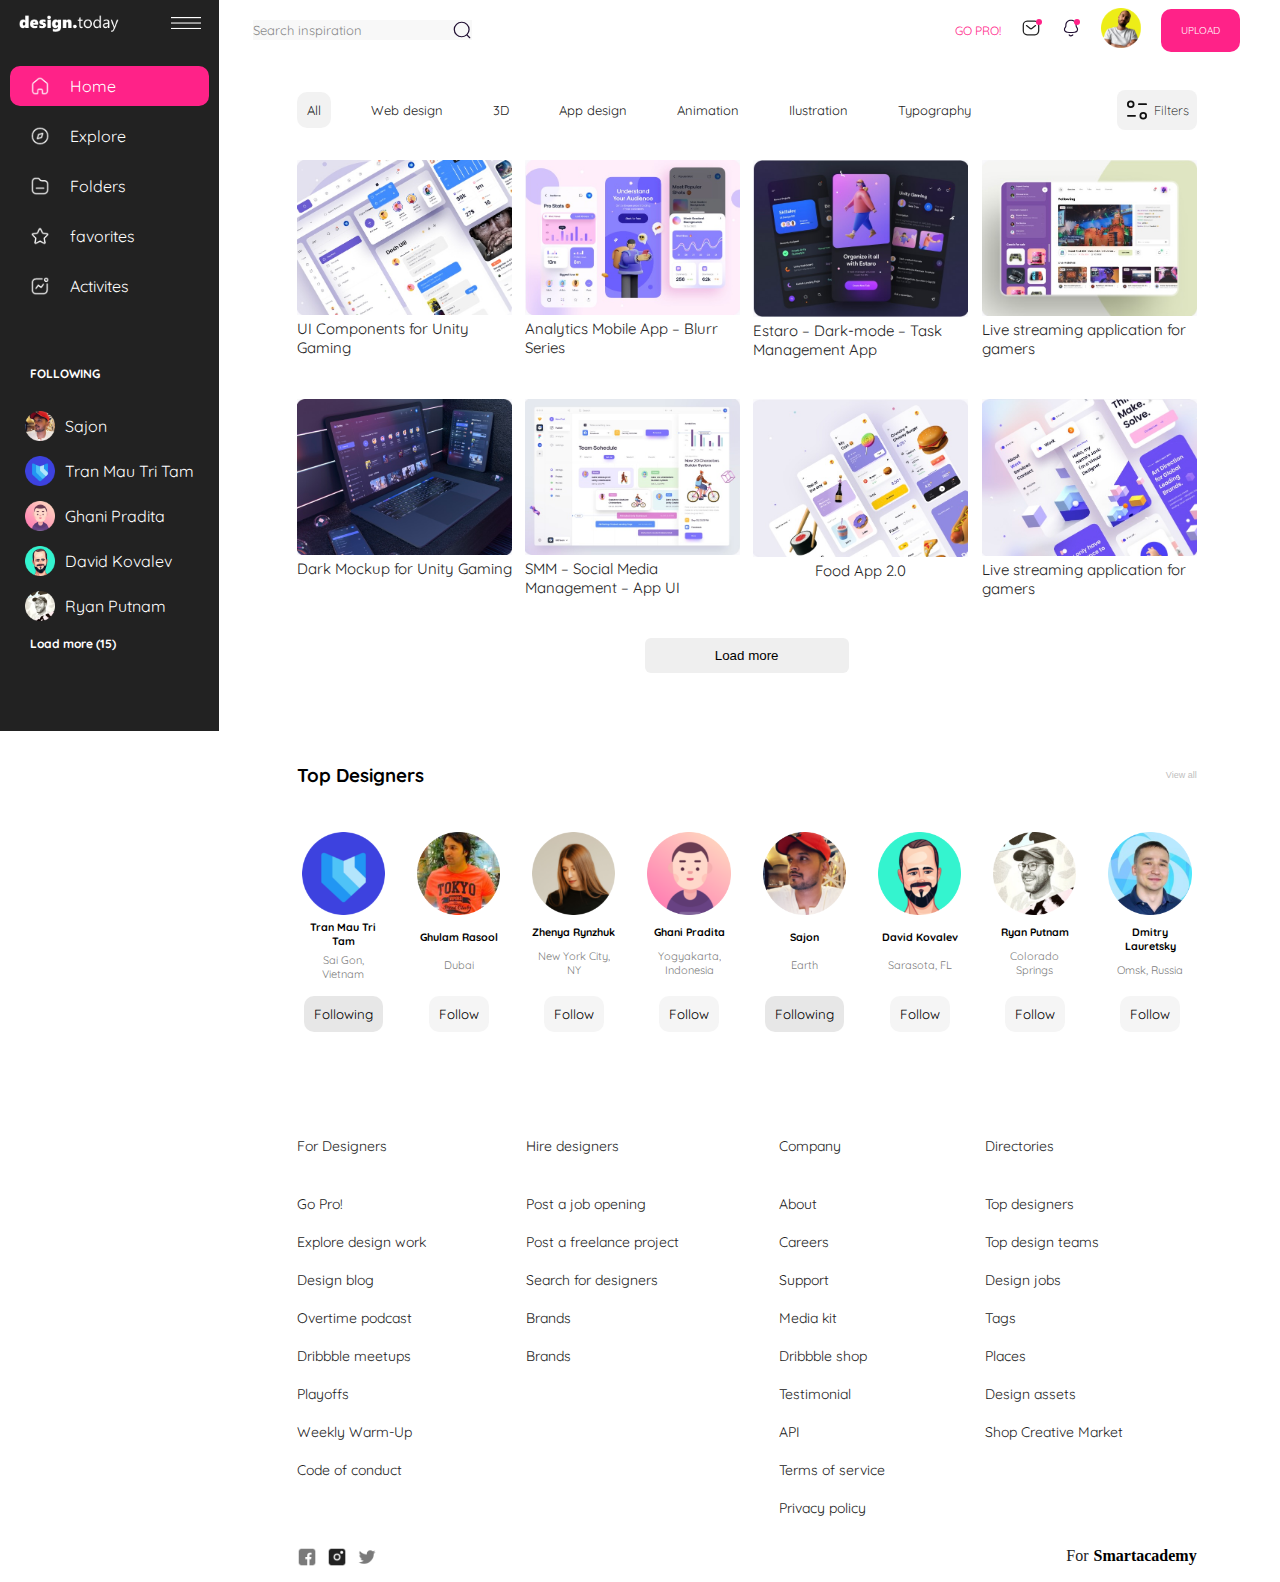
<file: index.html>
<!DOCTYPE html>
<html lang="en">
  <head>
    <meta charset="UTF-8" />
    <meta name="viewport" content="width=device-width, initial-scale=1.0" />
    <title>lesson12</title>
    <meta name="description" content="lesson10" />
    <meta name="keywords" content="contact page" />
    <meta name="author" content="Natia Minasiani" />
    <!-- facebook -->
    <meta property="og:url" content="https://natia-m.github.io/lesson10/" />
    <meta property="og:type" content="contact" />
    <meta property="og:title" content="front end lesson 10" />
    <meta property="og:description" content="this is a contact page" />
    <meta />
    <link rel="stylesheet" href="style.css" />
    <link rel="stylesheet" href="css.media/indexmedia.css" />
  </head>
  <body>
    <div class="container">
      <div class="parent">
        <header class="box item-1">
          <div class="search symbol">
            <p class="header-text">Search inspiration</p>
            <img class="header-1" src="images/img8.svg" alt="finder logo" />
          </div>
          <div class="search">
            <a href="index.html"><div class="mini-text">GO PRO!</div></a>

            <a href="index.html"
              ><img class="header-1 header-2" src="images/img10.svg" alt="logo"
            /></a>
            <div class="dot-1"></div>
            <a href="index.html"
              ><img class="header-1 header-2" src="images/img6.svg" alt="logo"
            /></a>

            <a href="table.html"
              ><img class="header-img" src="images/img4.png" alt="man"
            /></a>
            <div class="dot-2"></div>
            <a href="index.html"
              ><button class="head-button header">UPLOAD</button></a
            >
          </div>
        </header>
        <section class="box item-2">
          <div class="sec-header">
            <div class="parent-nav">
              <nav>
                <ul class="sec-ul">
                  <a href="index.html"><li class="first-li li-1">All</li></a>
                  <a href="index.html"><li class="li-1">Web design</li></a>
                  <a href="index.html"><li class="li-1">3D</li></a>
                  <a href="index.html"><li class="li-1">App design</li></a>
                  <a href="index.html"><li class="li-1">Animation</li></a>
                  <a href="index.html"><li class="li-1">Ilustration</li></a>
                  <a href="index.html"><li class="li-1">Typography</li></a>
                </ul>
              </nav>
            </div>
            <div>
              <button class="sec-butt">
                <img class="button-3" src="images/Group18.svg" alt="icon" />
                <div>Filters</div>
              </button>
            </div>
          </div>
          <div class="section-container">
            <div class="container-box">
              <img class="hover-img" src="images/Component 10 – 1.svg" />
              <img class="hover-2" src="images/Component 6 – 2.svg" />
              <img src="images/ils1.png" alt="ilustracion" />
              <p class="paragraph-1">UI Components for Unity Gaming</p>
            </div>
            <div class="container-box">
              <img class="hover-img" src="images/Component 10 – 1.svg" />
              <img class="hover-2" src="images/Component 6 – 2.svg" />
              <img src="images/ils2.png" alt="ilustracion" />
              <p class="paragraph-1">Analytics Mobile App – Blurr Series</p>
            </div>
            <div class="container-box">
              <img class="hover-img" src="images/Component 10 – 1.svg" />
              <img class="hover-2" src="images/Component 6 – 2.svg" />
              <img src="images/ils3.png" alt="ilustracion" />
              <p class="paragraph-1">
                Estaro – Dark-mode – Task Management App
              </p>
            </div>
            <div class="container-box">
              <img class="hover-img" src="images/Component 10 – 1.svg" />
              <img class="hover-2" src="images/Component 6 – 2.svg" />
              <img src="images/ils4.png" alt="ilustracion" />
              <p class="paragraph-1">Live streaming application for gamers</p>
            </div>
            <div class="container-box">
              <img class="hover-img" src="images/Component 10 – 1.svg" />
              <img class="hover-2" src="images/Component 6 – 2.svg" />
              <img src="images/ils5.png" alt="ilustracion" />
              <p class="paragraph-1">Dark Mockup for Unity Gaming</p>
            </div>
            <div class="container-box">
              <img class="hover-img" src="images/Component 10 – 1.svg" />
              <img class="hover-2" src="images/Component 6 – 2.svg" />
              <img src="images/ils6.png" alt="ilustracion" />
              <p class="paragraph-1">SMM – Social Media Management – App UI</p>
            </div>
            <div class="container-box">
              <img class="hover-img" src="images/Component 10 – 1.svg" />
              <img class="hover-2" src="images/Component 6 – 2.svg" />
              <img src="images/ils7.png" alt="ilustracion" />
              <p class="paragraph-1">Food App 2.0</p>
            </div>
            <div class="container-box">
              <img class="hover-img" src="images/Component 10 – 1.svg" />
              <img class="hover-2" src="images/Component 6 – 2.svg" />
              <img src="images/ils8.png" alt="ilustracion" />
              <p class="paragraph-1">Live streaming application for gamers</p>
            </div>
          </div>
          <div>
            <a href="index.html"
              ><button class="load-butt">Load more</button></a
            >
          </div>
        </section>
        <aside class="box item-3">
          <div class="symb">
            <a href="index.html"
              ><img class="first-logo" src="images/img1.png" alt="logo"
            /></a>
            <img class="logos" src="images/img2.png" alt="logo lines" />
          </div>
          <nav class="navb">
            <lu>
              <li>
                <div class="nav-div aside-1">
                  <img
                    class="nav-logos"
                    src="images/com3.png"
                    alt="home logo"
                  />
                  <a class="aside-nav" href="index.html">Home</a>
                </div>
                <div class="nav-div">
                  <img
                    class="nav-logos"
                    src="images/com1.png"
                    alt="home logo"
                  />
                  <a class="aside-nav" href="index.html">Explore</a>
                </div>
                <div class="nav-div">
                  <img
                    class="nav-logos"
                    src="images/com2.png"
                    alt="home logo"
                  />
                  <a class="aside-nav" href="index.html">Folders</a>
                </div>
                <div class="nav-div">
                  <img
                    class="nav-logos"
                    src="images/com5.png"
                    alt="home logo"
                  />
                  <a class="aside-nav" href="index.html">favorites</a>
                </div>
                <div class="nav-div">
                  <img
                    class="nav-logos"
                    src="images/com4.png"
                    alt="home logo"
                  />
                  <a class="aside-nav" href="index.html">Activites</a>
                </div>
              </li>
            </lu>
          </nav>
          <div>
            <h5>FOLLOWING</h5>
            <div class="aside-div1">
              <div class="aside-pic">
                <img class="list-pic" src="images/rec1.png" alt="logo" />
                <p class="aside-p">Sajon</p>
              </div>
              <div class="aside-pic">
                <img class="list-pic" src="images/rec2.png" alt="logo" />
                <p class="aside-p">Tran Mau Tri Tam</p>
              </div>
              <div class="aside-pic">
                <img class="list-pic" src="images/rec3.png" alt="logo" />
                <p class="aside-p">Ghani Pradita</p>
              </div>
              <div class="aside-pic">
                <img class="list-pic" src="images/rec4.png" alt="logo" />
                <p class="aside-p">David Kovalev</p>
              </div>
              <div class="aside-pic">
                <img class="list-pic" src="images/rec5.png" alt="logo" />
                <p class="aside-p">Ryan Putnam</p>
              </div>
              <h5 class="more-b">Load more (15)</h5>
            </div>
          </div>
        </aside>
        <section class="box item-4">
          <div class="designers-header">
            <h3>Top Designers</h3>
            <button class="desig-butt">View all</button>
          </div>
          <div class="designers-parent">
            <div class="designers">
              <img src="images/des1.png" alt="portrait" />
              <h6>Tran Mau Tri Tam</h6>
              <p class="cities">Sai Gon, Vietnam</p>
              <a href="index.html">
                <button class="foll-butt following">Following</button></a
              >
            </div>
            <div class="designers">
              <img src="images/des2.png" alt="portrait" />
              <h6>Ghulam Rasool</h6>
              <p class="cities">Dubai</p>
              <a href="index.html">
                <button class="foll-butt">Follow</button></a
              >
            </div>
            <div class="designers">
              <img src="images/des3.png" alt="portrait" />
              <h6>Zhenya Rynzhuk</h6>
              <p class="cities">New York City, NY</p>
              <a href="index.html">
                <button class="foll-butt">Follow</button></a
              >
            </div>
            <div class="designers">
              <img src="images/des4.png" alt="portrait" />
              <h6>Ghani Pradita</h6>
              <p class="cities">Yogyakarta, Indonesia</p>
              <a href="index.html">
                <button class="foll-butt">Follow</button></a
              >
            </div>
            <div class="designers">
              <img src="images/des5.png" alt="portrait" />
              <h6>Sajon</h6>
              <p class="cities">Earth</p>
              <a href="index.html"
                ><button class="foll-butt following">Following</button></a
              >
            </div>
            <div class="designers">
              <img src="images/des6.png" alt="portrait" />
              <h6>David Kovalev</h6>
              <p class="cities">Sarasota, FL</p>
              <a href="index.html">
                <button class="foll-butt">Follow</button></a
              >
            </div>
            <div class="designers">
              <img src="images/des7.png" alt="portrait" />
              <h6>Ryan Putnam</h6>
              <p class="cities">Colorado Springs</p>
              <a href="index.html"><button class="foll-butt">Follow</button></a>
            </div>
            <div class="designers">
              <img src="images/des8.png" alt="portrait" />
              <h6>Dmitry Lauretsky</h6>
              <p class="cities">Omsk, Russia</p>
              <a href="index.html"><button class="foll-butt">Follow</button></a>
            </div>
          </div>
        </section>
        <footer class="box item-5">
          <div class="footer-listing">
            <div class="foo-list">
              <a href="index.html"><li class="frs">For Designers</li></a>
              <a href="index.html"><li>Go Pro!</li></a>
              <a href="index.html"><li>Explore design work</li></a>
              <a href="index.html"><li>Design blog</li></a>
              <a href="index.html"><li>Overtime podcast</li></a>
              <a href="index.html"><li>Dribbble meetups</li></a>
              <a href="index.html"><li>Playoffs</li></a>
              <a href="index.html"><li>Weekly Warm-Up</li></a>
              <a href="index.html"><li>Code of conduct</li></a>
            </div>
            <div class="foo-list">
              <a href="index.html"><li class="frs">Hire designers</li></a>
              <a href="index.html"><li>Post a job opening</li></a>
              <a href="index.html"><li>Post a freelance project</li></a>
              <a href="index.html"><li>Search for designers</li></a>
              <a href="index.html"><li>Brands</li></a>
              <a href="index.html"><li>Brands</li></a>
            </div>
            <div class="foo-list">
              <a href="index.html"><li class="frs">Company</li></a>
              <a href="index.html"><li>About</li></a>
              <a href="index.html"><li>Careers</li></a>
              <a href="index.html"><li>Support</li></a>
              <a href="index.html"><li>Media kit</li></a>
              <a href="index.html"><li>Dribbble shop</li></a>
              <a href="index.html"><li>Testimonial</li></a>
              <a href="index.html"><li>API</li></a>
              <a href="index.html"><li>Terms of service</li></a>
              <a href="index.html"><li>Privacy policy</li></a>
            </div>
            <div class="foo-list last-list">
              <a href="index.html"><li class="frs">Directories</li></a>
              <a href="index.html"><li>Top designers</li></a>
              <a href="index.html"><li>Top design teams</li></a>
              <a href="index.html"><li>Design jobs</li></a>
              <a href="index.html"><li>Tags</li></a>
              <a href="index.html"><li>Places</li></a>
              <a href="index.html"><li>Design assets</li></a>
              <a href="index.html"><li>Shop Creative Market</li></a>
            </div>
          </div>
          <div class="icons">
            <div class="icons-2">
              <img src="images/icon1.png" alt="facebook-icon" />
              <img src="images/icon2.png" alt="imstagram icon" />
              <img src="images/icon3.png" alt="twitter icon" />
            </div>

            <div class="smart">
              <div class="academy">For</div>
              <div>Smartacademy</div>
            </div>
          </div>
        </footer>
      </div>
    </div>
  </body>
</html>
</file>
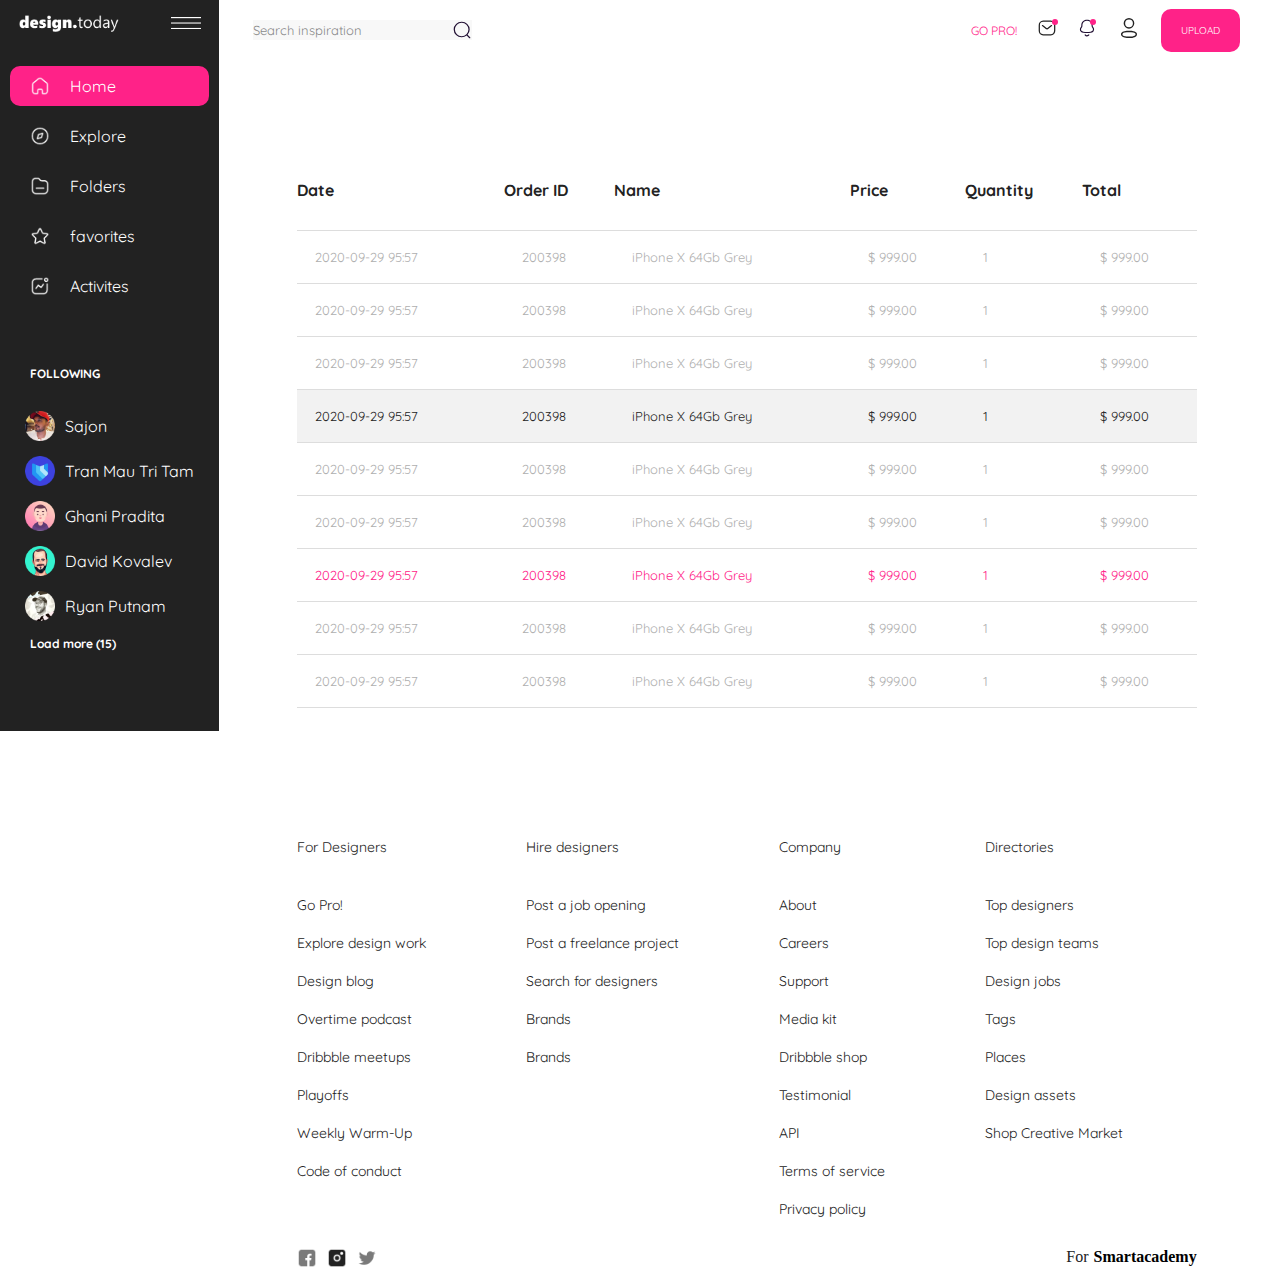
<file: table.html>
<!DOCTYPE html>
<html lang="en">
  <head>
    <meta charset="UTF-8" />
    <meta name="viewport" content="width=device-width, initial-scale=1.0" />
    <title>lesson12</title>
    <link rel="stylesheet" href="table.css" />
    <link rel="stylesheet" href="css.media/tablemedia.css" />
  </head>
  <body>
    <div class="container">
      <div class="parent">
        <header class="box item-1">
          <div class="search symbol">
            <p class="header-text">Search inspiration</p>
            <img class="header-1" src="images/img8.svg" alt="finder logo" />
          </div>
          <div class="search">
            <a href="index.html"><div class="mini-text">GO PRO!</div></a>
            <a href="index.html"
              ><img class="header-1 header-2" src="images/img10.svg" alt="logo"
            /></a>
            <a href="index.html"
              ><img class="header-1 header-2" src="images/img6.svg" alt="logo"
            /></a>
            <div class="dot-1"></div>
            <a href="table.html"
              ><img class="header-img" src="images/table.logo.svg" alt="man"
            /></a>
            <div class="dot-2"></div>
            <a href="index.html"><button class="head-button">UPLOAD</button></a>
          </div>
        </header>
        <section class="box item-2">
          <table>
            <tr>
              <th>Date</th>
              <th>Order ID</th>
              <th>Name</th>
              <th>Price</th>
              <th>Quantity</th>
              <th>Total</th>
            </tr>
            <tr class="tr-2">
              <td>2020-09-29 95:57</td>
              <td>200398</td>
              <td>iPhone X 64Gb Grey</td>
              <td>$ 999.00</td>
              <td>1</td>
              <td>$ 999.00</td>
            </tr>
            <tr class="tr-2">
              <td>2020-09-29 95:57</td>
              <td>200398</td>
              <td>iPhone X 64Gb Grey</td>
              <td>$ 999.00</td>
              <td>1</td>
              <td>$ 999.00</td>
            </tr>
            <tr class="tr-2">
              <td>2020-09-29 95:57</td>
              <td>200398</td>
              <td>iPhone X 64Gb Grey</td>
              <td>$ 999.00</td>
              <td>1</td>
              <td>$ 999.00</td>
            </tr>
            <tr class="tr-4">
              <td>2020-09-29 95:57</td>
              <td>200398</td>
              <td>iPhone X 64Gb Grey</td>
              <td>$ 999.00</td>
              <td>1</td>
              <td>$ 999.00</td>
            </tr>
            <tr class="tr-2">
              <td>2020-09-29 95:57</td>
              <td>200398</td>
              <td>iPhone X 64Gb Grey</td>
              <td>$ 999.00</td>
              <td>1</td>
              <td>$ 999.00</td>
            </tr>
            <tr class="tr-2">
              <td>2020-09-29 95:57</td>
              <td>200398</td>
              <td>iPhone X 64Gb Grey</td>
              <td>$ 999.00</td>
              <td>1</td>
              <td>$ 999.00</td>
            </tr>
            <tr class="tr-7">
              <td>2020-09-29 95:57</td>
              <td>200398</td>
              <td>iPhone X 64Gb Grey</td>
              <td>$ 999.00</td>
              <td>1</td>
              <td>$ 999.00</td>
            </tr>
            <tr class="tr-2">
              <td>2020-09-29 95:57</td>
              <td>200398</td>
              <td>iPhone X 64Gb Grey</td>
              <td>$ 999.00</td>
              <td>1</td>
              <td>$ 999.00</td>
            </tr>
            <tr class="tr-2">
              <td>2020-09-29 95:57</td>
              <td>200398</td>
              <td>iPhone X 64Gb Grey</td>
              <td>$ 999.00</td>
              <td>1</td>
              <td>$ 999.00</td>
            </tr>
          </table>
        </section>
        <aside class="box item-3">
          <div class="symb">
            <a href="index.html"
              ><img class="first-logo" src="images/img1.png" alt="logo"
            /></a>
            <img class="logos" src="images/img2.png" alt="logo lines" />
          </div>
          <nav class="navb">
            <lu>
              <li>
                <div class="nav-div aside-1">
                  <img
                    class="nav-logos"
                    src="images/com3.png"
                    alt="home logo"
                  />
                  <a class="aside-nav" href="index.html">Home</a>
                </div>
                <div class="nav-div">
                  <img
                    class="nav-logos"
                    src="images/com1.png"
                    alt="home logo"
                  />
                  <a class="aside-nav" href="index.html">Explore</a>
                </div>
                <div class="nav-div">
                  <img
                    class="nav-logos"
                    src="images/com2.png"
                    alt="home logo"
                  />
                  <a class="aside-nav" href="index.html">Folders</a>
                </div>
                <div class="nav-div">
                  <img
                    class="nav-logos"
                    src="images/com5.png"
                    alt="home logo"
                  />
                  <a class="aside-nav" href="index.html">favorites</a>
                </div>
                <div class="nav-div">
                  <img
                    class="nav-logos"
                    src="images/com4.png"
                    alt="home logo"
                  />
                  <a class="aside-nav" href="index.html">Activites</a>
                </div>
              </li>
            </lu>
          </nav>
          <div>
            <h5>FOLLOWING</h5>
            <div class="aside-div1">
              <div class="aside-pic">
                <img class="list-pic" src="images/rec1.png" alt="logo" />
                <p class="aside-p">Sajon</p>
              </div>
              <div class="aside-pic">
                <img class="list-pic" src="images/rec2.png" alt="logo" />
                <p class="aside-p">Tran Mau Tri Tam</p>
              </div>
              <div class="aside-pic">
                <img class="list-pic" src="images/rec3.png" alt="logo" />
                <p class="aside-p">Ghani Pradita</p>
              </div>
              <div class="aside-pic">
                <img class="list-pic" src="images/rec4.png" alt="logo" />
                <p class="aside-p">David Kovalev</p>
              </div>
              <div class="aside-pic">
                <img class="list-pic" src="images/rec5.png" alt="logo" />
                <p class="aside-p">Ryan Putnam</p>
              </div>
              <h5 class="more-b">Load more (15)</h5>
            </div>
          </div>
        </aside>
        <footer class="box item-4">
          <div class="footer-listing">
            <div class="foo-list">
              <a href="index.html"><li class="frs">For Designers</li></a>
              <a href="index.html"><li>Go Pro!</li></a>
              <a href="index.html"><li>Explore design work</li></a>
              <a href="index.html"><li>Design blog</li></a>
              <a href="index.html"><li>Overtime podcast</li></a>
              <a href="index.html"><li>Dribbble meetups</li></a>
              <a href="index.html"><li>Playoffs</li></a>
              <a href="index.html"><li>Weekly Warm-Up</li></a>
              <a href="index.html"><li>Code of conduct</li></a>
            </div>
            <div class="foo-list">
              <a href="index.html"><li class="frs">Hire designers</li></a>
              <a href="index.html"><li>Post a job opening</li></a>
              <a href="index.html"><li>Post a freelance project</li></a>
              <a href="index.html"><li>Search for designers</li></a>
              <a href="index.html"><li>Brands</li></a>
              <a href="index.html"><li>Brands</li></a>
            </div>
            <div class="foo-list">
              <a href="index.html"><li class="frs">Company</li></a>
              <a href="index.html"><li>About</li></a>
              <a href="index.html"><li>Careers</li></a>
              <a href="index.html"><li>Support</li></a>
              <a href="index.html"><li>Media kit</li></a>
              <a href="index.html"><li>Dribbble shop</li></a>
              <a href="index.html"><li>Testimonial</li></a>
              <a href="index.html"><li>API</li></a>
              <a href="index.html"><li>Terms of service</li></a>
              <a href="index.html"><li>Privacy policy</li></a>
            </div>
            <div class="foo-list last-list">
              <a href="index.html"><li class="frs">Directories</li></a>
              <a href="index.html"><li>Top designers</li></a>
              <a href="index.html"><li>Top design teams</li></a>
              <a href="index.html"><li>Design jobs</li></a>
              <a href="index.html"><li>Tags</li></a>
              <a href="index.html"><li>Places</li></a>
              <a href="index.html"><li>Design assets</li></a>
              <a href="index.html"><li>Shop Creative Market</li></a>
            </div>
          </div>
          <div class="icons">
            <div class="icons-2">
              <img src="images/icon1.png" alt="facebook-icon" />
              <img src="images/icon2.png" alt="imstagram icon" />
              <img src="images/icon3.png" alt="twitter icon" />
            </div>

            <div class="smart">
              <div class="academy">For</div>
              <div>Smartacademy</div>
            </div>
          </div>
        </footer>
      </div>
    </div>
  </body>
</html>
</file>
<file: style.css>
@import url("https://fonts.googleapis.com/css2?family=Comfortaa:wght@300..700&family=Quicksand:wght@300..700&family=Sen:wght@400..800&display=swap");
* {
  box-sizing: border-box;
  padding: 0;
  margin: 0;
}
img {
  width: 100%;
}
.parent {
  display: grid;
  grid-template-columns: 1fr 1fr 1fr 1fr 1fr 1fr;
  grid-template-areas:
    "aside header header header header header "
    "aside section section section section section "
    ". design design design design design"
    " . footer footer footer footer footer";
}
.item-1 {
  grid-area: header;
}
.item-2 {
  grid-area: section;
}
.item-3 {
  grid-area: aside;
}
.item-4 {
  grid-area: design;
}
.item-5 {
  grid-area: footer;
}
/* header styles */
header {
  display: flex;
  justify-content: space-between;
  padding-left: 40px;
  padding-right: 40px;
  justify-items: center;
  align-items: center;
  height: 60px;
  font-family: "Quicksand", serif;
  font-optical-sizing: auto;
  font-weight: <weight>;
  font-style: normal;
}
.header-img {
  max-width: 40px;
}
.search {
  display: flex;
  gap: 20px;
  align-items: center;
}
.symbol {
  gap: 90px;
  background-color: #f8f8f8;
}
.header-text {
  font-size: 13px;
  color: #111111;
  opacity: 50%;
}
.header-1 {
  max-width: 20px;
}
.mini-text {
  font-size: 12px;
  color: #ff2288;
}
.head-button {
  border: unset;
  background-color: #ff2288;
  padding: 15px 20px;
  border-radius: 10px;
  color: white;
  font-size: x-small;
  font-family: "Quicksand", serif;
  font-optical-sizing: auto;
  font-weight: <weight>;
  font-style: normal;
  cursor: pointer;
}
.dot-1 {
  width: 6px;
  height: 6px;
  background-color: #ff2288;
  position: absolute;
  border-radius: 100%;
  margin-left: 81px;
  margin-bottom: 16px;
}
.dot-2 {
  width: 6px;
  height: 6px;
  background-color: #ff2288;
  position: absolute;
  border-radius: 100%;
  margin-left: 119px;
  margin-bottom: 16px;
}

/* aside styles */
.aside-1 {
  background-color: #ff2288;
}
aside {
  max-width: 100%;
  background-color: #222222;
  color: white;
  position: fixed;
}
.logos {
  max-width: 30px;
}
.first-logo {
  max-width: 100px;
}
.symb {
  max-height: 30px;
  display: flex;
  justify-content: space-around;
  align-items: center;
  justify-items: center;
  gap: 15px;
  margin-top: 10px;
}
.nav-logos {
  max-width: 20px;
}
.nav-div {
  max-height: 30px;
  display: flex;
  align-items: center;
  margin: 10px;
  margin-left: 10px;
  padding: 20px;
  gap: 20px;
  border-radius: 10px;
}
.navb {
  margin-top: 30px;
  margin-bottom: 60px;
  font-family: "Quicksand", serif;
  font-optical-sizing: auto;
  font-weight: <weight>;
  font-style: normal;
}
.aside-nav {
  color: white;
  text-decoration: none;
}
::marker {
  color: #222222;
}
.aside-pic {
  display: flex;
  align-items: center;
  gap: 10px;
  padding: 0px 10px;
  margin: 15px;
  margin-top: 15px;
}
.aside-div1 {
  width: 100%;
  margin-bottom: 80px;
}
h5 {
  font-size: 12px;
  margin-top: 10px;
  margin-bottom: 30px;
  margin-left: 30px;
  font-family: "Quicksand", serif;
  font-optical-sizing: auto;
  font-weight: <weight>;
  font-style: normal;
}
.aside-p {
  font-family: "Quicksand", serif;
  font-optical-sizing: auto;
  font-weight: <weight>;
  font-style: normal;
}
.nav-div:hover {
  background-color: #ff2288;
}
/* first section styles */
.li-1:hover {
  background-color: #f2f2f2;
}
.li-1 {
  border-radius: 10px;
}

.list-pic {
  max-width: 30px;
  width: 100%;
}
.item-2 {
  max-width: 900px;
  width: 100%;
  margin: 30px auto;
}
.sec-header {
  max-width: 900px;
  width: 100%;
  display: flex;
  justify-content: space-between;
  align-items: center;
  justify-items: center;
  font-family: "Quicksand", serif;
  font-optical-sizing: auto;
  font-weight: <weight>;
  font-style: normal;
}
.sec-ul {
  list-style: none;
  display: flex;
  font-size: 13px;
  gap: 30px;
}
.sec-ul li {
  color: #222222;
  padding: 10px;
}
.sec-butt {
  display: flex;
  align-items: center;
  justify-items: center;
  gap: 5px;
  padding: 8px;
  border: none;
  background-color: #f2f2f2;
  border-radius: 8px;
  border-width: 0.5px;
  font-size: 13px;
  font-weight: 100;
  font-family: "Quicksand", serif;
  font-optical-sizing: auto;
  font-weight: <weight>;
  font-style: normal;
}
.first-li {
  background-color: #f2f2f2;
  border-radius: 10px;
}
.section-container {
  max-width: 900px;
  width: 100%;
  display: flex;
  flex-wrap: wrap;
  justify-content: space-between;
  margin: auto;
  row-gap: 40px;
  padding-top: 30px;
  font-size: 15px;
  font-family: "Quicksand", serif;
  font-optical-sizing: auto;
  font-weight: <weight>;
  font-style: normal;
}
.container-box {
  max-width: 215px;
  width: 100%;
  justify-items: center;
}
.sec-1 {
  display: flex;
  text-decoration-line: none;
  color: #222222;
  background-color: #f2f2f2;
}
.paragraph-1 {
  margin: auto;
  color: #222222;
}
.load-butt {
  display: flex;
  justify-content: center;
  margin-left: auto;
  margin-right: auto;
  margin-top: 40px;
  border: none;
  border-radius: 6px;
  padding: 10px 70px;
  cursor: pointer;
}
a {
  text-decoration: none;
}
.hover-img {
  position: absolute;
  background-color: white;
  width: 30px;
  padding: 5px;
  margin: 10px;
  border-radius: 10px;
  opacity: 0%;
}
.hover-2 {
  position: absolute;
  background-color: white;
  width: 30px;
  padding: 5px;
  margin-top: 50px;
  margin-left: 10px;
  border-radius: 10px;
  opacity: 0%;
}
.container-box:hover .hover-2 {
  opacity: 100%;
}
.container-box:hover .hover-img {
  opacity: 100%;
}
/* third section styles */
.item-4 {
  max-width: 900px;
  margin: auto;
  padding-top: 60px;
}
.designers-parent {
  width: 100%;
  display: flex;
  margin: auto;
  gap: 22px;
}
.designers-header {
  display: flex;
  justify-content: space-between;
  margin-bottom: 40px;
  font-family: "Quicksand", serif;
  font-optical-sizing: auto;
  font-weight: <weight>;
  font-style: normal;
}
.designers {
  max-width: 100px;
  width: 100%;
  text-align: center;
  display: flex;
  flex-direction: column;
  justify-content: space-between;
  row-gap: 5px;
  padding: 5px;
  font-family: "Quicksand", serif;
  font-optical-sizing: auto;
  font-weight: <weight>;
  font-style: normal;
}
.desig-butt {
  color: #c0bebe;
  font-size: 9px;
  background-color: white;
  border: none;
}
.foll-butt {
  margin-top: 10px;
  padding: 10px;
  border: none;
  border-radius: 10px;
  background-color: #f5f5f5;
  margin-bottom: 0px;
  font-family: "Quicksand", serif;
  font-optical-sizing: auto;
  font-weight: <weight>;
  font-style: normal;
  cursor: pointer;
}
.foll-butt:hover {
  background-color: #c0bebe;
}
.cities {
  font-size: 11px;
  color: #222222;
  opacity: 60%;
}
/* footer styles */
.footer-listing {
  display: flex;
  max-width: 900px;
  gap: 100px;
  margin: auto;
  padding-top: 100px;
  font-size: 14px;
  font-family: "Quicksand", serif;
  font-optical-sizing: auto;
  font-weight: <weight>;
  font-style: normal;
}
.foo-list {
  display: flex;
  flex-direction: column;
  gap: 20px;
  list-style: none;
  padding-bottom: 30px;
}
li {
  color: #222222;
}
.frs {
  padding-bottom: 20px;
}
.icons {
  max-width: 900px;
  margin: auto;
  display: flex;
  justify-content: space-between;
  padding-bottom: 15px;
}
.icons-2 {
  max-width: 20px;
  display: flex;
  gap: 10px;
}
.smart {
  display: flex;
  gap: 5px;
  font-weight: bolder;
}
.academy {
  font-weight: 100;
  color: #222222;
}
.following {
  background-color: #e7e7e7;
}
</file>
<file: css.media/indexmedia.css>
@media (max-width: 1024px) and (min-width: 768px) {
  * {
    box-sizing: border-box;
    padding: 0;
    margin: 0;
  }
  .parent {
    display: grid;
    grid-template-columns: 1fr 1fr 1fr 1fr 1fr 1fr;
    grid-template-areas:
      "aside header header header header header "
      "aside section section section section section "
      "aside design design design design design"
      "aside footer footer footer footer footer";
  }
  .dot-1,
  .dot-2 {
    display: none;
  }
  .container {
    margin-right: 30px;
  }
  .item-3 {
    height: 100%;
    width: 100px;
  }
  img {
    width: 100%;
  }
  .parent {
    max-width: 1024px;
    width: 100%;
  }

  header,
  .item-2,
  .item-4,
  .item-5 {
    max-width: 1024px;
    padding: unset;
    margin: unset;
  }
  .sec-ul {
    gap: unset;
    font-size: 10px;
  }
  .head-button {
    padding: 10px 15px;
    font-size: 10px;
  }
  .header-img {
    max-width: 30px;
  }
  .mini-text {
    font-size: 10px;
  }
  .sec-butt {
    padding: 5px;
    font-size: 10px;
  }
  .navb {
    margin-top: 0px;
    margin-bottom: 50px;
  }
  .section-container {
    display: flex;
    justify-content: center;
    gap: 40px;
  }
  .container-box {
    max-width: 200px;
    width: 100%;
    margin: unset;
    padding: unset;
  }

  .aside-nav,
  .aside-p {
    display: none;
  }
  .aside-pic {
    max-width: 60px;
    padding: 0;
    margin-left: 30px;
  }
  .list-pic {
    margin-top: 5px;
    max-width: 30px;
  }
  .nav-logos {
    max-width: 25px;
    width: 100%;
    margin-top: 10px;
  }
  .nav-div {
    margin-top: 0px;
  }
  h5 {
    font-size: 8px;
    margin-left: 20px;
    margin-bottom: 20px;
  }
  .symb {
    max-width: 60px;
    margin: auto;
    padding-top: 20px;
  }
  .logos {
    display: none;
  }
  h6 {
    font-size: 10px;
  }
  .foll-butt {
    padding: 4px;
    font-size: 10px;
  }
  .footer-listing {
    font-size: 8px;
  }
  .foo-list {
    gap: 10px;
  }
  .academy,
  .smart {
    font-size: 8px;
  }
  .icons-2 {
    max-width: 12px;
    gap: 5px;
  }
  .sec-header {
    margin-top: 40px;
    margin-bottom: 10px;
  }
  .designers-header {
    margin-top: 40px;
  }
  .button-3 {
    max-width: 10px;
  }
}
@media (width <768px) {
  * {
    box-sizing: border-box;
    padding: 0;
    margin: 0;
  }
  .parent {
    display: grid;
    grid-template-columns: 1fr 7fr;
    grid-template-areas:
      "aside header "
      "aside section "
      "aside design"
      "aside footer";
  }
  .item-1 {
    grid-area: header;
  }
  .item-2 {
    grid-area: section;
  }
  .item-3 {
    grid-area: aside;
  }
  .item-4 {
    grid-area: design;
  }
  .item-5 {
    grid-area: footer;
  }
  .item-1,
  .item-2,
  .item-4,
  .item-5 {
    padding-left: 15px;
    padding-right: 10px;
  }
  /* aside */
  .item-3 {
    height: 100%;
  }
  .aside-div1 {
    width: 100%;
  }
  .logos,
  .aside-nav,
  .aside-p {
    display: none;
  }
  h5 {
    font-size: 7px;
    margin-left: 3px;
    margin-top: 30px;
    margin-bottom: 15px;
  }
  .nav-div,
  .navb {
    margin-top: unset;
    margin-bottom: unset;
  }
  .first-logo {
    max-width: 50px;
    width: 100%;
  }
  .more-b {
    font-size: 5px;
  }
  .aside-pic {
    padding: 0px;
    margin-left: 10px;
  }
  .nav-div {
    margin-left: unset;
    padding-left: 15px;
    margin-top: 15px;
    margin-right: 4px;
  }
  .list-pic {
    width: 100%;
  }
  .symb {
    justify-content: flex-start;
  }
  /* header */
  .head-button,
  .mini-text,
  .header-2 {
    display: none;
  }
  header {
    padding-left: 0px;
    padding-right: 0px;
  }
  .symbol {
    gap: 15px;
    padding-left: 5px;
  }
  .header-text {
    font-size: 10px;
  }
  .header-1 {
    max-width: 15px;
  }
  .header-img {
    max-width: 30px;
  }
  .dot-1,
  .dot-2 {
    display: none;
  }
  /* section-1 */
  .hover-img,
  .hover-2 {
    width: 20px;
    margin: 5px;
  }
  .hover-2 {
    margin-top: 30px;
  }
  .section-container {
    padding-right: 10px;
    gap: 30px;
    display: flex;
    justify-content: center;
  }
  .sec-header {
    display: flex;
    justify-content: start;
    flex-wrap: wrap;
    gap: 30px;
    padding-right: 10px;
  }
  .sec-ul {
    flex-wrap: wrap;
    gap: 10px;
    justify-content: space-around;
  }
  .container-box {
    max-width: 100px;
  }

  /* designers section */
  .item-4 {
    width: 100%;
  }
  .designers {
    width: 100%;
    padding: 10px;
  }
  .designers-header {
    width: 100%;
    padding: 10px;
  }
  .designers-parent {
    max-width: 100%;
    display: flex;
    flex-wrap: wrap;
    justify-content: space-around;
    gap: 40px;
  }
  /* footer */
  .item-5 {
    padding-left: 20px;
  }
  footer {
    width: 100%;
  }
  .footer-listing {
    width: 100%;
    gap: 30px;
    display: flex;
    font-size: 8px;
  }
  .foo-list {
    gap: unset;
  }
  .last-list {
    display: none;
  }
  .icons {
    font-size: 10px;
  }
  .icons-2 {
    max-width: 10px;
    height: 10px;
    gap: 5px;
  }
}
</file>
<file: table.css>
@import url("https://fonts.googleapis.com/css2?family=Comfortaa:wght@300..700&family=Quicksand:wght@300..700&family=Sen:wght@400..800&display=swap");

* {
  box-sizing: border-box;
  padding: 0;
  margin: 0;
}
img {
  width: 100%;
}
.parent {
  display: grid;
  grid-template-columns: 1fr 1fr 1fr 1fr 1fr 1fr;
  grid-template-areas:
    "aside header header header header header "
    "aside section section section section section "
    ". design design design design design"
    " . footer footer footer footer footer";
}
.item-1 {
  grid-area: header;
}
.item-2 {
  grid-area: section;
}
.item-3 {
  grid-area: aside;
}
.item-4 {
  grid-area: design;
}
.item-5 {
  grid-area: footer;
}
a {
  text-decoration: none;
}
/* header styles */
header {
  display: flex;
  justify-content: space-between;
  padding-left: 40px;
  padding-right: 40px;
  justify-items: center;
  align-items: center;
  height: 60px;
}
.header-img {
  max-width: 40px;
  border-color: #afafaf;
}
.search {
  display: flex;
  gap: 20px;
  align-items: center;
  font-family: "Quicksand", serif;
  font-optical-sizing: auto;
  font-weight: <weight>;
  font-style: normal;
}
.symbol {
  gap: 90px;
  background-color: #f8f8f8;
}
.header-text {
  font-size: 13px;
  color: #111111;
  opacity: 50%;
}
.header-1 {
  max-width: 20px;
}
.mini-text {
  font-size: 12px;
  color: #ff2288;
}
.head-button {
  border: unset;
  background-color: #ff2288;
  padding: 15px 20px;
  border-radius: 10px;
  color: white;
  font-size: x-small;
  font-family: "Quicksand", serif;
  font-optical-sizing: auto;
  font-weight: <weight>;
  font-style: normal;
  cursor: pointer;
}
.dot-1 {
  width: 6px;
  height: 6px;
  background-color: #ff2288;
  position: absolute;
  border-radius: 100%;
  margin-left: 81px;
  margin-bottom: 16px;
}
.dot-2 {
  width: 6px;
  height: 6px;
  background-color: #ff2288;
  position: absolute;
  border-radius: 100%;
  margin-left: 119px;
  margin-bottom: 16px;
}
/* aside styles */
.aside-1 {
  background-color: #ff2288;
}
aside {
  max-width: 100%;
  background-color: #222222;
  color: white;
  position: fixed;
}
.logos {
  max-width: 30px;
}
.first-logo {
  max-width: 100px;
}
.symb {
  max-height: 30px;
  display: flex;
  justify-content: space-around;
  align-items: center;
  justify-items: center;
  gap: 15px;
  margin-top: 10px;
}
.nav-logos {
  max-width: 20px;
}
.nav-div {
  max-height: 30px;
  display: flex;
  align-items: center;
  margin: 10px;
  margin-left: 10px;
  padding: 20px;
  gap: 20px;
  border-radius: 10px;
  font-family: "Quicksand", serif;
  font-optical-sizing: auto;
  font-weight: <weight>;
  font-style: normal;
}
.navb {
  margin-top: 30px;
  margin-bottom: 60px;
}
.aside-nav {
  color: white;
  text-decoration: none;
}
::marker {
  color: #222222;
}
.aside-pic {
  display: flex;
  align-items: center;
  gap: 10px;
  padding: 0px 10px;
  margin: 15px;
  margin-top: 15px;
}
.aside-p {
  font-family: "Quicksand", serif;
  font-optical-sizing: auto;
  font-weight: <weight>;
  font-style: normal;
}
.aside-div1 {
  margin-bottom: 80px;
}
.list-pic {
  max-width: 30px;
}
h5 {
  font-size: 12px;
  margin-top: 10px;
  margin-bottom: 30px;
  margin-left: 30px;
  font-family: "Quicksand", serif;
  font-optical-sizing: auto;
  font-weight: <weight>;
  font-style: normal;
}
.nav-div:hover {
  background-color: #ff2288;
}
/* table section styles */

.item-2 {
  max-width: 900px;
  width: 100%;
  margin: 30px auto;
}
table {
  font-family: arial, sans-serif;
  border-collapse: collapse;
  width: 100%;
  margin-top: 60px;
  font-family: "Quicksand", serif;
  font-optical-sizing: auto;
  font-weight: <weight>;
  font-style: normal;
}

td {
  border: 1px solid #dddddd;
  padding: 18px;
  border-right: none;
  border-left: none;
  font-size: 13px;
  padding-right: 0px;
}
tr {
  border: none;
  text-align: left;
  padding: 10px;
  color: #afafaf;
}
th {
  border-radius: 20px;
  color: #222222;
  padding-top: 30px;
  padding-bottom: 30px;
}
.tr-4 {
  color: #222222;
  background-color: #f2f2f2;
}
.tr-7 {
  color: #ff2288;
}
.tr-2:hover {
  color: #222222;
  background-color: #f2f2f2;
}

/* footer styles */
.footer-listing {
  display: flex;
  max-width: 900px;
  gap: 100px;
  margin: auto;
  padding-top: 100px;
  font-size: 14px;
  font-family: "Quicksand", serif;
  font-optical-sizing: auto;
  font-weight: <weight>;
  font-style: normal;
}
.foo-list {
  display: flex;
  flex-direction: column;
  gap: 20px;
  list-style: none;
  padding-bottom: 30px;
}
li {
  color: #222222;
}
.frs {
  padding-bottom: 20px;
}
.icons {
  max-width: 900px;
  margin: auto;
  display: flex;
  justify-content: space-between;
}
.icons-2 {
  max-width: 20px;
  display: flex;
  gap: 10px;
}
.smart {
  display: flex;
  gap: 5px;
  font-weight: bolder;
}
.academy {
  font-weight: 100;
  color: #222222;
}
</file>
<file: css.media/tablemedia.css>
@media (max-width: 1024px) and (min-width: 768px) {
  * {
    box-sizing: border-box;
    padding: 0;
    margin: 0;
  }
  .parent {
    display: grid;
    grid-template-columns: 1fr 1fr 1fr 1fr 1fr 1fr;
    grid-template-areas:
      "aside header header header header header "
      "aside section section section section section "
      "aside design design design design design"
      "aside footer footer footer footer footer";
  }
  .container {
    margin-right: 30px;
  }
  header,
  .item-2,
  .item-4,
  .item-5 {
    max-width: 1024px;
    padding: unset;
    margin: unset;
  }
  .dot-1,
  .dot-2 {
    display: none;
  }
  .head-button {
    padding: 10px 15px;
    font-size: 10px;
  }
  .header-img {
    max-width: 30px;
  }
  .mini-text {
    font-size: 10px;
  }
  .aside-nav,
  .aside-p {
    display: none;
  }
  .aside-pic {
    max-width: 60px;
    padding: 0;
    margin-left: 30px;
  }
  .list-pic {
    margin-top: 5px;
    max-width: 30px;
  }
  .nav-logos {
    max-width: 25px;
    width: 100%;
    margin-top: 10px;
  }
  .nav-div {
    margin-top: 0px;
  }
  h5 {
    font-size: 8px;
    margin-left: 20px;
    margin-bottom: 20px;
    margin-right: 20px;
  }
  .symb {
    max-width: 60px;
    margin: auto;
    padding-top: 20px;
  }
  .aside-nav,
  .aside-p {
    display: none;
  }
  .logos {
    display: none;
  }
  .footer-listing {
    font-size: 8px;
  }
  .foo-list {
    gap: 10px;
  }
  .academy,
  .smart {
    font-size: 8px;
  }
  .icons-2 {
    max-width: 12px;
    gap: 5px;
  }
}
@media (width <768px) {
  * {
    box-sizing: border-box;
    padding: 0;
    margin: 0;
  }
  .parent {
    display: grid;
    grid-template-columns: 1fr 7fr;
    grid-template-areas:
      "aside header "
      "aside section "
      "aside design"
      "aside footer";
  }
  .item-1 {
    grid-area: header;
  }
  .item-2 {
    grid-area: section;
  }
  .item-3 {
    grid-area: aside;
  }
  .item-4 {
    grid-area: design;
  }
  .item-5 {
    grid-area: footer;
  }
  .item-1,
  .item-2,
  .item-4,
  .item-5 {
    padding-left: 15px;
    padding-right: 10px;
  }
  /* aside */
  .item-3 {
    height: 100%;
  }
  .aside-div1 {
    width: 100%;
  }
  .logos,
  .aside-nav,
  .aside-p {
    display: none;
  }
  h5 {
    font-size: 7px;
    margin-left: 3px;
    margin-top: 30px;
    margin-bottom: 15px;
  }
  .nav-div,
  .navb {
    margin-top: unset;
    margin-bottom: unset;
  }
  .first-logo {
    max-width: 50px;
    width: 100%;
  }
  .more-b {
    font-size: 5px;
  }
  .aside-pic {
    padding: 0px;
    margin-left: 10px;
  }
  .nav-div {
    margin-left: unset;
    padding-left: 15px;
    margin-top: 15px;
    margin-right: 4px;
  }
  .list-pic {
    width: 100%;
  }
  .symb {
    justify-content: flex-start;
  }
  /* header */
  .head-button,
  .mini-text,
  .header-2 {
    display: none;
  }
  header {
    padding-left: 0px;
    padding-right: 0px;
  }
  .symbol {
    gap: 15px;
    padding-left: 5px;
  }
  .header-text {
    font-size: 10px;
  }
  .header-1 {
    max-width: 15px;
  }
  .header-img {
    max-width: 30px;
  }
  .dot-1,
  .dot-2 {
    display: none;
  }
  /* table media */
  .item-2 {
    overflow-x: auto;
  }
  table {
    min-width: 600px;
    overflow-x: auto;
  }
  th {
    font-size: 13px;
  }
  td {
    font-size: 10px;
  }
  /* designers section */
  .item-4 {
    width: 100%;
  }
  .designers {
    width: 100%;
    padding: 10px;
  }
  .designers-header {
    width: 100%;
    padding: 10px;
  }
  .designers-parent {
    max-width: 100%;
    display: flex;
    flex-wrap: wrap;
    justify-content: space-around;
    gap: 40px;
  }
  /* footer */
  .item-5 {
    padding-left: 20px;
  }
  footer {
    width: 100%;
  }
  .footer-listing {
    width: 100%;
    gap: 30px;
    display: flex;
    font-size: 8px;
  }
  .foo-list {
    gap: unset;
  }
  .last-list {
    display: none;
  }
  .icons {
    font-size: 10px;
  }
  .icons-2 {
    max-width: 10px;
    height: 10px;
    gap: 5px;
  }
}
</file>
